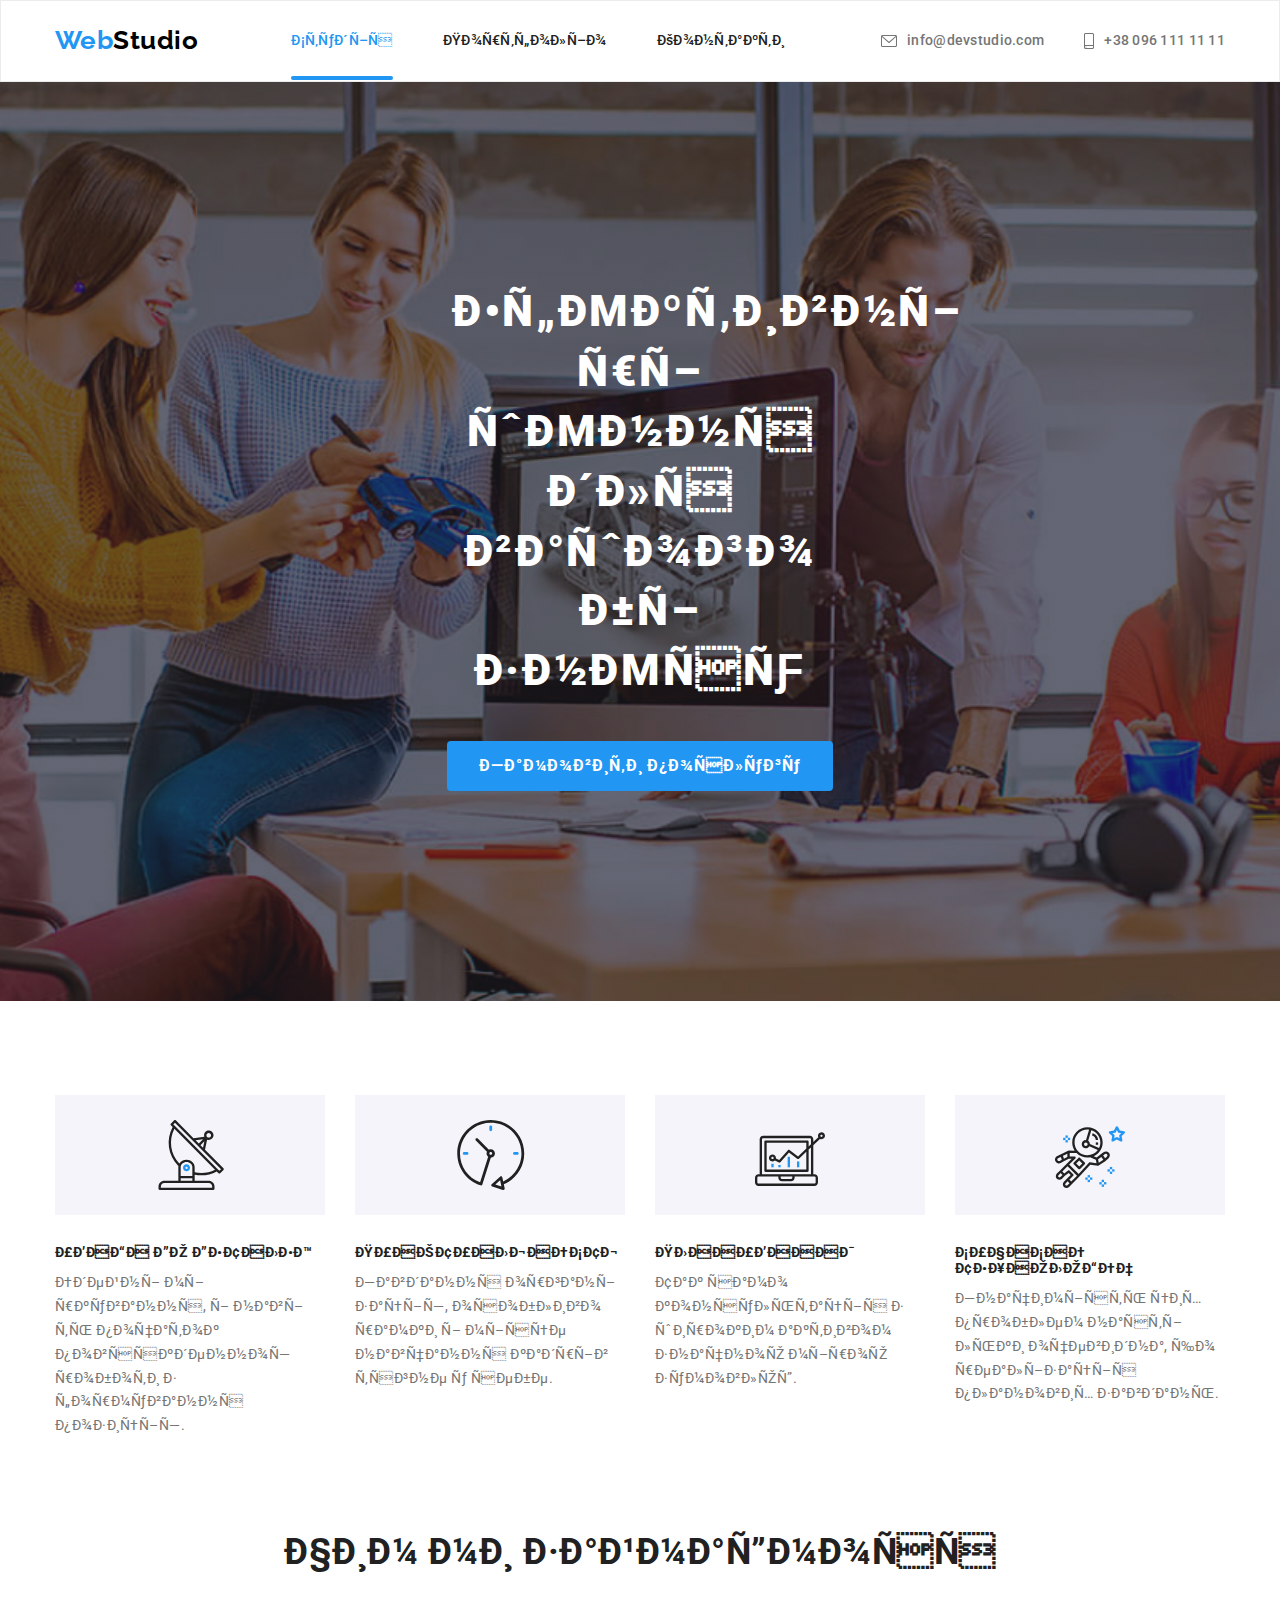
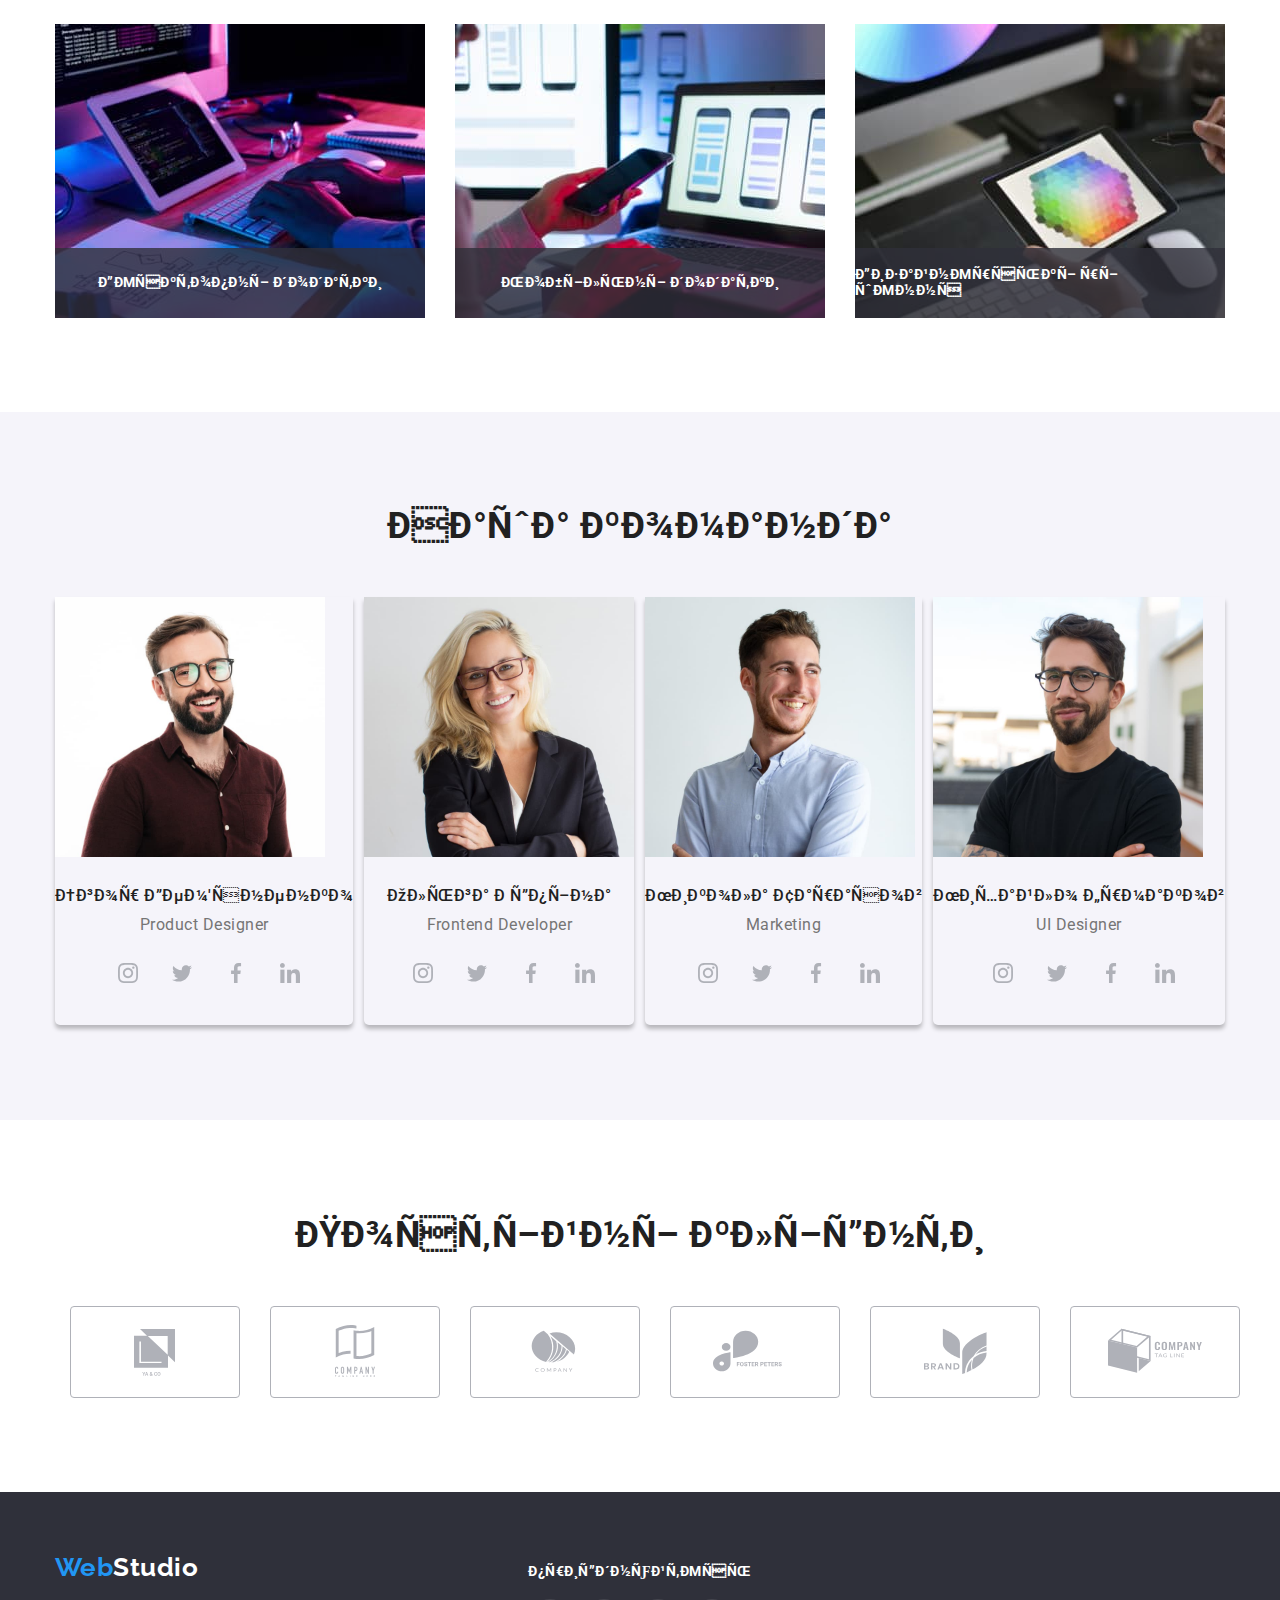
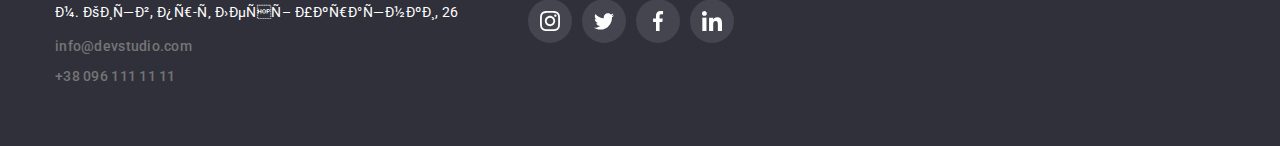
<file: index.html>
<!DOCTYPE html>
<html lang="uk">
  <head>
    <meta charset="UTF-8/>
    <meta name="viewport" content="width=device-width, initial-scale=1.0" />
    <title>Студия</title>
    <link rel="preconnect" href="https://fonts.googleapis.com" />
    <link rel="preconnect" href="https://fonts.gstatic.com" crossorigin />
    <link
      href="https://fonts.googleapis.com/css2?family=Raleway:wght@700&family=Roboto:wght@400;500;700;900&display=swap"
      rel="stylesheet"
    />
    <link rel="stylesheet" href="./modernnormalize.css" />

    <link rel="stylesheet" href="./css/style.css" />
  </head>

  <body>
    <!-- HEADER============== -->

    <header>
      <div class="container">
        <div class="nav_flex">
          <nav class="nav_flex">
            <a class="logo list" href="./index.html"
              ><span class="halflogo">Web</span>Studio
            </a>
            <ul class="nav_flex nav_set">
              <li>
                <a class="navigation curentn" href="./index.html">Студія</a>
              </li>
              <li class="nav_set_item">
                <a class="navigation" href="./portfolio.html"> Портфоліо</a>
              </li>
              <li class="nav_set_item">
                <a class="navigation" href="#"> Контакти</a>
              </li>
            </ul>
          </nav>
          <ul class="nav_flex mailnnumb">
            <li class="mail_header">
              <a href="mailto:info@devstudio.com" class="contacts mail_name">
                <svg class="mail_svg" width="10" height="16">
                  <use
                    href="./images/svgsprite/InlineSprite.svg#mail_svg"
                  ></use>
                </svg>
                <div class="email_nav">info@devstudio.com</div>
              </a>
            </li>

            <li class="mailnnumb_item">
              <a class="contacts mail_name" href="tel:+380961111111"
                ><svg class="phone_svg">
                  <use
                    class="phone_svg_use"
                    href="./images/svgsprite/InlineSprite.svg#smartphone"
                  ></use>
                </svg>
                <div class="number_nav">+38 096 111 11 11</div></a
              >
            </li>
          </ul>
        </div>
      </div>
    </header>
    <!-- MAIN==============================================================================================================-->
    <main>
      <section class="hero">
        <h1 class="hero-title">Ефективні рішення для вашого бізнесу</h1>
        <div class="btn_flex">
          <button class="btn" type="button " data-modal-open>
            Замовити послугу
          </button>
          <div class="bg_overlay is-hidden" data-modal>
            <div class="overlay_fbtn">
              <button class="btn_overlay" data-modal-close>
                <svg class="icon_overlay">
                  <use href="./images/svgsprite/InlineSprite.svg#close"></use>
                </svg>
              </button>

              <form action="">
                <div class="form_data">
                  <p class="form_header">
                    Залиште свої дані, ми вам передзвонимо
                  </p>
                  <div class="input_flex">
                    <label class="form_name" for="name">Ім'я</label>
                    <input class="form_input" type="text" id="name" />
                  </div>
                  <div class="input_flex">
                    <label class="form_name" for="phone">Телефон</label>
                    <input class="form_input" type="tel" id="phone" />
                  </div>
                  <div class="input_flex">
                    <label class="form_name" for="mail">Пошта</label>
                    <input class="form_input" type="mail" id="mail" />
                  </div>
                  <div class="input_flex">
                    <label class="form_name" for="">Коментар</label>
                    <textarea class="text_area" name="" id=""></textarea>
                  </div>
                  <div class="form_checkbox">
                    <input
                      class="checkbox_input"
                      type="checkbox"
                      name=""
                      id=""
                    />

                    <label class="checkbox_text" for=""
                      >Погоджуюся з розсилкою та приймаю
                      <a class="checkbox_link" href="">Умови договору</a></label
                    >
                  </div>
                  <button type="submit" class="form_btn">Відправити</button>
                </div>
              </form>
            </div>
          </div>
        </div>
      </section>

      <!-- FEATURES!!!======================================================================================================-->
      <section>
        <h2 class="visually-hidden">Features</h2>
        <div class="container">
          <ul class="feature_block">
            <li class="feature_item">
              <div class="feature_bg_img">
                <svg class="feature_svg">
                  <use href="./images/svgsprite/InlineSprite.svg#src-8"></use>
                </svg>
              </div>
              <h3 class="features-title">УВАГА ДО ДЕТАЛЕЙ</h3>
              <p class="features-par">
                Ідейні міркування, і навіть початок повсякденної роботи з
                формування позиції.
              </p>
            </li>
            <li class="feature_item">
              <div class="feature_bg_img">
                <svg class="feature_svg">
                  <use href="./images/svgsprite/InlineSprite.svg#src-9"></use>
                </svg>
              </div>
              <h3 class="features-title">ПУНКТУАЛЬНІСТЬ</h3>
              <p class="features-par">
                Завдання організації, особливо рамки і місце навчання кадрів
                тягне у себе.
              </p>
            </li>
            <li class="feature_item">
              <div class="feature_bg_img">
                <svg class="feature_svg">
                  <use href="./images/svgsprite/InlineSprite.svg#src-10"></use>
                </svg>
              </div>
              <h3 class="features-title">ПЛАНУВАННЯ</h3>
              <p class="features-par">
                Так само консультація з широким активом значною мірою зумовлює.
              </p>
            </li>

            <li class="feature_item">
              <div class="feature_bg_img">
                <svg class="feature_svg">
                  <use href="./images/svgsprite/InlineSprite.svg#src-11"></use>
                </svg>
              </div>
              <h3 class="features-title">СУЧАСНІ ТЕХНОЛОГІЇ</h3>
              <p class="features-par">
                Значимість цих проблем настільки очевидна, що реалізація
                планових завдань.
              </p>
            </li>
          </ul>
        </div>
      </section>

      <!--field of activity ================================================================================================= -->
      <section>
        <h2 class="activity_title">Чим ми займаємося</h2>
        <div class="container">
          <ul class="activity_flex">
            <li class="activity_item">
              <div class="activity_layer">
                <p class="text_aktivity">Десктопні додатки</p>
              </div>
              <img
                class="aktivity_img"
                src="./images/activities/1.jpg"
                alt="typing in neon room"
                width="370"
                height="294"
              />
            </li>

            <li class="activity_item">
              <div class="activity_layer">
                <p class="text_aktivity">Мобільні додатки</p>
              </div>
              <img
                src="./images/activities/2.jpg"
                alt="look at the phone in neon room "
                width="370"
                height="294"
              />
            </li>

            <li class="activity_item">
              <div class="activity_layer">
                <p class="text_aktivity">Дизайнерські рішення</p>
              </div>
              <img
                src="./images/activities/3.jpg"
                alt="looking in pallete of colors "
                width="370"
                height="294"
              />
            </li>
          </ul>
        </div>
      </section>

      <!-- our  team============================================================================================================= -->
      <section class="sec_our_team">
        <h2 class="team-title">Наша команда</h2>
        <div class="container">
          <ul class="team_flex">
            <li class="team_item">
              <img
                src="./images/team/1.jpg"
                alt="men smiling"
                width="270"
                height="260"
              />
              <h3 class="team-members">Ігор Дем'яненко</h3>
              <p class="team_job" lang="en">Product Designer</p>
              <ul class="social_media">
                <li class="">
                  <a class="sm_link" href="https://www.instagram.com/goondmb/">
                    <svg class="sm_svg">
                      <use
                        href="./images/svgsprite/InlineSprite.svg#src-13"
                      ></use>
                    </svg>
                  </a>
                </li>
                <li>
                  <a class="sm_link" href="https://twitter.com/?lang=ru">
                    <svg class="sm_svg">
                      <use
                        href="./images/svgsprite/InlineSprite.svg#src-14"
                      ></use>
                    </svg>
                  </a>
                </li>
                <li>
                  <a class="sm_link" href="https://facebook.com">
                    <svg class="sm_svg">
                      <use
                        href="./images/svgsprite/InlineSprite.svg#src-15"
                      ></use>
                    </svg>
                  </a>
                </li>
                <li>
                  <a class="sm_link" href="https://www.linkedin.com">
                    <svg class="sm_svg">
                      <use
                        href="./images/svgsprite/InlineSprite.svg#src-16"
                      ></use>
                    </svg>
                  </a>
                </li>
              </ul>
            </li>

            <li class="team_item">
              <img
                src="./images/team/2.jpg"
                alt="successful woman smiling"
                width="270"
                height="260"
              />
              <h3 class="team-members">Ольга Рєпіна</h3>
              <p class="team_job" lang="en">Frontend Developer</p>
              <ul class="social_media">
                <li class="">
                  <a class="sm_link" href="https://www.instagram.com/goondmb/">
                    <svg class="sm_svg">
                      <use
                        href="./images/svgsprite/InlineSprite.svg#src-13"
                      ></use>
                    </svg>
                  </a>
                </li>
                <li>
                  <a class="sm_link" href="https://twitter.com/?lang=ru">
                    <svg class="sm_svg">
                      <use
                        href="./images/svgsprite/InlineSprite.svg#src-14"
                      ></use>
                    </svg>
                  </a>
                </li>
                <li>
                  <a class="sm_link" href="https://facebook.com">
                    <svg class="sm_svg">
                      <use
                        href="./images/svgsprite/InlineSprite.svg#src-15"
                      ></use>
                    </svg>
                  </a>
                </li>
                <li>
                  <a class="sm_link" href="https://www.linkedin.com">
                    <svg class="sm_svg">
                      <use
                        href="./images/svgsprite/InlineSprite.svg#src-16"
                      ></use>
                    </svg>
                  </a>
                </li>
              </ul>
            </li>
            <li class="team_item">
              <img
                src="./images/team/3.jpg"
                alt="programmer smiling"
                width="270"
                height="260"
              />
              <h3 class="team-members">Микола Тарасов</h3>
              <p class="team_job" lang="en">Marketing</p>
              <ul class="social_media">
                <li class="">
                  <a class="sm_link" href="https://www.instagram.com/goondmb/">
                    <svg class="sm_svg">
                      <use
                        href="./images/svgsprite/InlineSprite.svg#src-13"
                      ></use>
                    </svg>
                  </a>
                </li>
                <li>
                  <a class="sm_link" href="https://twitter.com/?lang=ru">
                    <svg class="sm_svg">
                      <use
                        href="./images/svgsprite/InlineSprite.svg#src-14"
                      ></use>
                    </svg>
                  </a>
                </li>
                <li>
                  <a class="sm_link" href="https://facebook.com">
                    <svg class="sm_svg">
                      <use
                        href="./images/svgsprite/InlineSprite.svg#src-15"
                      ></use>
                    </svg>
                  </a>
                </li>
                <li>
                  <a class="sm_link" href="https://www.linkedin.com">
                    <svg class="sm_svg">
                      <use
                        href="./images/svgsprite/InlineSprite.svg#src-16"
                      ></use>
                    </svg>
                  </a>
                </li>
              </ul>
            </li>
            <li class="team_item">
              <img
                src="./images/team/4.jpg"
                alt="men in glasses look downlook down "
                width="270"
                height="260"
              />
              <h3 class="team-members">Михайло Єрмаков</h3>
              <p class="team_job" lang="en">UI Designer</p>
              <ul class="social_media">
                <li class="">
                  <a class="sm_link" href="https://www.instagram.com/goondmb/">
                    <svg class="sm_svg">
                      <use
                        href="./images/svgsprite/InlineSprite.svg#src-13"
                      ></use>
                    </svg>
                  </a>
                </li>
                <li>
                  <a class="sm_link" href="https://twitter.com/?lang=ru">
                    <svg class="sm_svg">
                      <use
                        href="./images/svgsprite/InlineSprite.svg#src-14"
                      ></use>
                    </svg>
                  </a>
                </li>
                <li>
                  <a class="sm_link" href="https://facebook.com">
                    <svg class="sm_svg">
                      <use
                        href="./images/svgsprite/InlineSprite.svg#src-15"
                      ></use>
                    </svg>
                  </a>
                </li>
                <li>
                  <a class="sm_link" href="https://www.linkedin.com">
                    <svg class="sm_svg">
                      <use
                        href="./images/svgsprite/InlineSprite.svg#src-16"
                      ></use>
                    </svg>
                  </a>
                </li>
              </ul>
            </li>
          </ul>
        </div>
      </section>

      <!-- OUR clients============================================================================================================= -->

      <section class="sec_clients">
        <h2 class="clients_h">Постійні клієнти</h2>
        <ul class="clients_flex">
          <li class="clients_item">
            <a href="" class="client_link">
              <svg class="client_svg">
                <use
                  class="client_svg_use"
                  href="./images/svgsprite/InlineSprite.svg#src-1"
                ></use>
              </svg>
            </a>
          </li>
          <li class="clients_item">
            <a href="" class="client_link">
              <svg class="client_svg">
                <use href="./images/svgsprite/InlineSprite.svg#src-2"></use>
              </svg>
            </a>
          </li>
          <li class="clients_item">
            <a href="" class="client_link">
              <svg class="client_svg">
                <use href="./images/svgsprite/InlineSprite.svg#src-3"></use>
              </svg>
            </a>
          </li>
          <li class="clients_item">
            <a href="" class="client_link">
              <svg class="client_svg">
                <use href="./images/svgsprite/InlineSprite.svg#src-4"></use>
              </svg>
            </a>
          </li>
          <li class="clients_item">
            <a href="" class="client_link">
              <svg class="client_svg">
                <use href="./images/svgsprite/InlineSprite.svg#src-5"></use>
              </svg>
            </a>
          </li>
          <li class="clients_item">
            <a href="" class="client_link">
              <svg class="client_svg">
                <use href="./images/svgsprite/InlineSprite.svg#src-6"></use>
              </svg>
            </a>
          </li>
        </ul>
      </section>
    </main>
    <!-- footer========================================================================================================================== -->
    <footer>
      <div class="container">
        <div class="footer_flex">
          <div>
            <a class="logo_f" href="./index.html"
              ><span class="halflogo_f">Web</span>Studio
            </a>
            <ul class="">
              <li class="f-address f_item">м. Київ, пр-т Лесі Українки, 26</li>
              <li class="f_item">
                <a class="contacts" href="mailto:info@example.com"
                  >info@devstudio.com</a
                >
              </li>
              <li class="f_item">
                <a class="contacts" href="tel:+380991111111"
                  >+38 096 111 11 11</a
                >
              </li>
            </ul>
          </div>

          <div class="f_links_block">
            <p class="f_par">приєднуйтесь</p>
            <ul class="f_flex_links">
              <li>
                <a href="" class="f_links">
                  <svg class="f_svg">
                    <use
                      href="./images/svgsprite/InlineSprite.svg#src-13"
                    ></use></svg
                ></a>
              </li>
              <li>
                <a href="" class="f_links">
                  <svg class="f_svg">
                    <use
                      href="./images/svgsprite/InlineSprite.svg#src-14"
                    ></use></svg
                ></a>
              </li>
              <li>
                <a href="" class="f_links">
                  <svg class="f_svg">
                    <use
                      href="./images/svgsprite/InlineSprite.svg#src-15"
                    ></use></svg
                ></a>
              </li>
              <li>
                <a href="" class="f_links">
                  <svg class="f_svg">
                    <use
                      href="./images/svgsprite/InlineSprite.svg#src-16"
                    ></use></svg
                ></a>
              </li>
            </ul>
          </div>
        </div>
      </div>
    </footer>
    <script src="./js/modal.js"></script>
  </body>
</html>
</file>
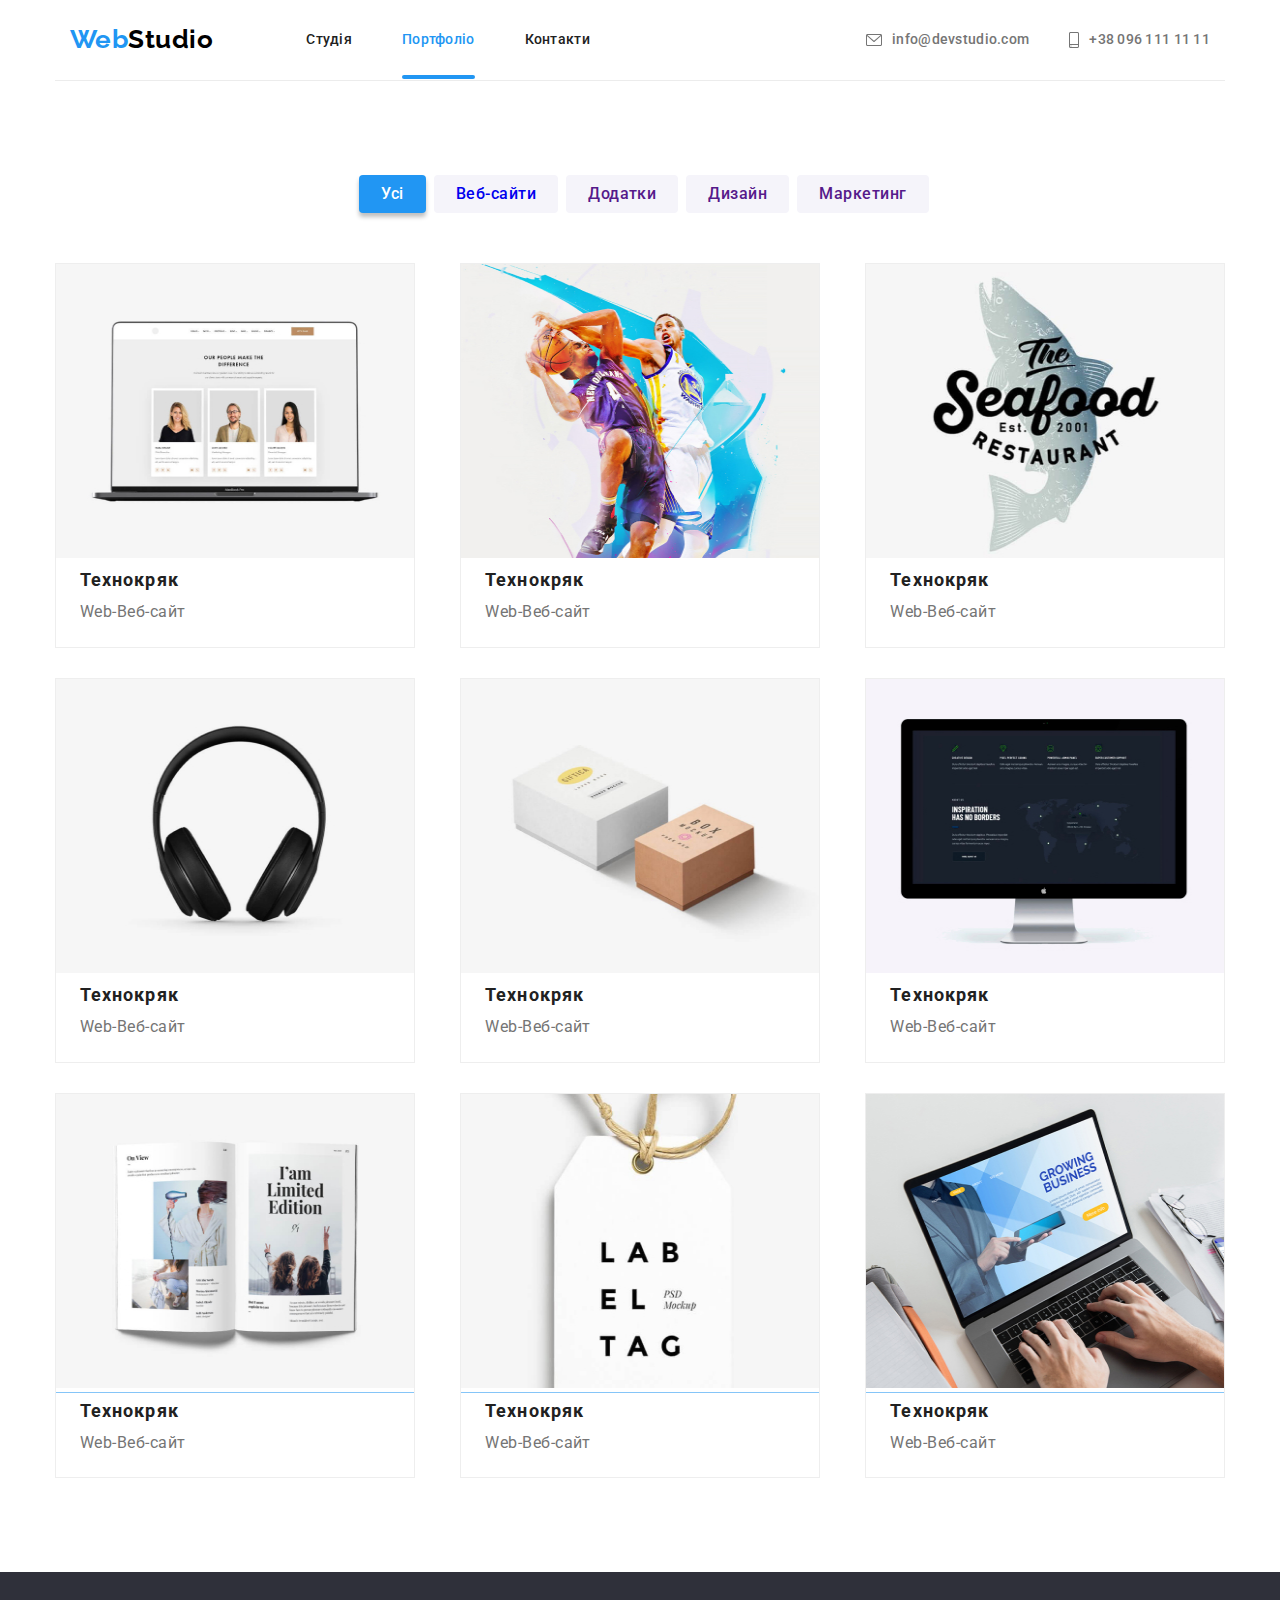
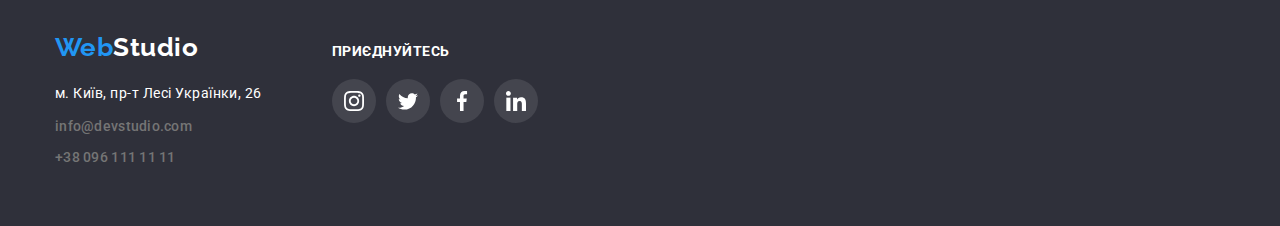
<file: portfolio.html>
<!DOCTYPE html>
<html lang="en">
  <head>
    <meta charset="UTF-8" />
    <meta http-equiv="X-UA-Compatible" content="IE=edge" />
    <meta name="viewport" content="width=device-width, initial-scale=1.0" />
    <title>Портфолио</title>
    <link rel="preconnect" href="https://fonts.googleapis.com" />
    <link rel="preconnect" href="https://fonts.gstatic.com" crossorigin />
    <link
      href="https://fonts.googleapis.com/css2?family=Raleway:wght@700&family=Roboto:wght@400;500;700;900&display=swap"
      rel="stylesheet"
    />

    <link rel="stylesheet" href="./modernnormalize.css" />
    <link rel="stylesheet" href="./css/style.css" />
    <link rel="stylesheet" href="./css/portpholio.css" />
  </head>

  <body>
    <!-- Header============== -->
    <div class="container">
      <header>
        <div class="container">
          <div class="nav_flex">
            <nav class="nav_flex">
              <a class="logo list" href="./index.html"
                ><span class="halflogo">Web</span>Studio
              </a>
              <ul class="nav_flex nav_set">
                <li>
                  <a class="navigation" href="./index.html">Студія</a>
                </li>
                <li class="nav_set_item">
                  <a class="navigation curentn" href="./portfolio.html">
                    Портфоліо</a
                  >
                </li>
                <li class="nav_set_item">
                  <a class="navigation" href="#"> Контакти</a>
                </li>
              </ul>
            </nav>
            <ul class="nav_flex mailnnumb">
              <li class="mail_header">
                <a href="mailto:info@devstudio.com" class="contacts mail_name">
                  <svg class="mail_svg" width="10" height="16">
                    <use
                      href="./images/svgsprite/InlineSprite.svg#mail_svg"
                    ></use>
                  </svg>
                  <div class="email_nav">info@devstudio.com</div>
                </a>
              </li>

              <li class="mailnnumb_item">
                <a class="contacts mail_name" href="tel:+380961111111"
                  ><svg class="phone_svg">
                    <use
                      class="phone_svg_use"
                      href="./images/svgsprite/InlineSprite.svg#smartphone"
                    ></use>
                  </svg>
                  <div class="number_nav">+38 096 111 11 11</div></a
                >
              </li>
            </ul>
          </div>
        </div>
      </header>
      <main>
        <!-- NAV=======================-----------------------=======================----------------=================== -->
        <section>
          <h1 class="visually-hidden">нашi проекти</h1>
          <ul class="list projects_but">
            <li class="project_items">
              <a href="" class="curent port_btn">Усi</a>
            </li>
            <li class="project_items">
              <a href="#" class="port_btn">Веб-сайти</a>
            </li>
            <li class="project_items">
              <a href="" class="port_btn">Додатки</a>
            </li>
            <li class="project_items">
              <a href="" class="port_btn">Дизайн</a>
            </li>
            <li class="project_items">
              <a href="" class="port_btn">Маркетинг</a>
            </li>
          </ul>
          <!-- PROJECTS======================================================================================================== -->

          <ul class="port_main list">
            <li class="product_item">
              <a class="list" href="">
                <div class="product_label">
                  <img
                    class="product_img"
                    src="./images/portpholio/1.jpg"
                    alt="notepad"
                    width="370"
                    height="294"
                  />
                  <div class="label_overlay">
                    <p>
                      Ресурс пропонує комплексні пропозиції з різним рівнем
                      функціоналу та сервісів. Все це дозволить відвідувачу
                      отримати вичерпні відомості про компанію чи приватну
                      особу.
                    </p>
                  </div>
                </div>

                <h2 class="product_title">Технокряк</h2>
                <p class="product_description">Web-Веб-сайт</p>
              </a>
            </li>
            <li class="product_item">
              <a class="list" href="">
                <div class="product_label">
                  <img
                    class="product_img"
                    src="./images/portpholio/2.jpg"
                    alt="notepad"
                    width="370"
                    height="294"
                  />
                  <div class="label_overlay">
                    <p>
                      Ресурс пропонує комплексні пропозиції з різним рівнем
                      функціоналу та сервісів. Все це дозволить відвідувачу
                      отримати вичерпні відомості про компанію чи приватну
                      особу.
                    </p>
                  </div>
                </div>

                <h2 class="product_title">Технокряк</h2>
                <p class="product_description">Web-Веб-сайт</p>
              </a>
            </li>
            <li class="product_item">
              <a class="list" href="">
                <div class="product_label">
                  <img
                    class="product_img"
                    src="./images/portpholio/3.jpg"
                    alt="notepad"
                    width="370"
                    height="294"
                  />
                  <div class="label_overlay">
                    <p>
                      Ресурс пропонує комплексні пропозиції з різним рівнем
                      функціоналу та сервісів. Все це дозволить відвідувачу
                      отримати вичерпні відомості про компанію чи приватну
                      особу.
                    </p>
                  </div>
                </div>

                <h2 class="product_title">Технокряк</h2>
                <p class="product_description">Web-Веб-сайт</p>
              </a>
            </li>
            <li class="product_item">
              <a class="list" href="">
                <div class="product_label">
                  <img
                    class="product_img"
                    src="./images/portpholio/4.jpg"
                    alt="notepad"
                    width="370"
                    height="294"
                  />
                  <div class="label_overlay">
                    <p>
                      Ресурс пропонує комплексні пропозиції з різним рівнем
                      функціоналу та сервісів. Все це дозволить відвідувачу
                      отримати вичерпні відомості про компанію чи приватну
                      особу.
                    </p>
                  </div>
                </div>

                <h2 class="product_title">Технокряк</h2>
                <p class="product_description">Web-Веб-сайт</p>
              </a>
            </li>
            <li class="product_item">
              <a class="list" href="">
                <div class="product_label">
                  <img
                    class="product_img"
                    src="./images/portpholio/5.jpg"
                    alt="notepad"
                    width="370"
                    height="294"
                  />
                  <div class="label_overlay">
                    <p>
                      Ресурс пропонує комплексні пропозиції з різним рівнем
                      функціоналу та сервісів. Все це дозволить відвідувачу
                      отримати вичерпні відомості про компанію чи приватну
                      особу.
                    </p>
                  </div>
                </div>

                <h2 class="product_title">Технокряк</h2>
                <p class="product_description">Web-Веб-сайт</p>
              </a>
            </li>
            <li class="product_item">
              <a class="list" href="">
                <div class="product_label">
                  <img
                    class="product_img"
                    src="./images/portpholio/6.jpg"
                    alt="notepad"
                    width="370"
                    height="294"
                  />
                  <div class="label_overlay">
                    <p>
                      Ресурс пропонує комплексні пропозиції з різним рівнем
                      функціоналу та сервісів. Все це дозволить відвідувачу
                      отримати вичерпні відомості про компанію чи приватну
                      особу.
                    </p>
                  </div>
                </div>

                <h2 class="product_title">Технокряк</h2>
                <p class="product_description">Web-Веб-сайт</p>
              </a>
            </li>
            <li class="product_item">
              <a class="list" href="">
                <div class="product_label">
                  <img
                    class="product_img"
                    src="./images/portpholio/7.jpg"
                    alt="notepad"
                    width="370"
                    height="294"
                  />
                  <div class="label_overlay">
                    <p>
                      Ресурс пропонує комплексні пропозиції з різним рівнем
                      функціоналу та сервісів. Все це дозволить відвідувачу
                      отримати вичерпні відомості про компанію чи приватну
                      особу.
                    </p>
                  </div>
                </div>

                <h2 class="product_title">Технокряк</h2>
                <p class="product_description">Web-Веб-сайт</p>
              </a>
            </li>
            <li class="product_item">
              <a class="list" href="">
                <div class="product_label">
                  <img
                    class="product_img"
                    src="./images/portpholio/8.jpg"
                    alt="notepad"
                    width="370"
                    height="294"
                  />
                  <div class="label_overlay">
                    <p>
                      Ресурс пропонує комплексні пропозиції з різним рівнем
                      функціоналу та сервісів. Все це дозволить відвідувачу
                      отримати вичерпні відомості про компанію чи приватну
                      особу.
                    </p>
                  </div>
                </div>

                <h2 class="product_title">Технокряк</h2>
                <p class="product_description">Web-Веб-сайт</p>
              </a>
            </li>
            <li class="product_item">
              <a class="list" href="">
                <div class="product_label">
                  <img
                    class="product_img"
                    src="./images/portpholio/9.jpg"
                    alt="notepad"
                    width="370"
                    height="294"
                  />
                  <div class="label_overlay">
                    <p>
                      Ресурс пропонує комплексні пропозиції з різним рівнем
                      функціоналу та сервісів. Все це дозволить відвідувачу
                      отримати вичерпні відомості про компанію чи приватну
                      особу.
                    </p>
                  </div>
                </div>

                <h2 class="product_title">Технокряк</h2>
                <p class="product_description">Web-Веб-сайт</p>
              </a>
            </li>
          </ul>
        </section>
      </main>
    </div>

    <!-- footer ======================================================================================================  -->
    <footer>
      <div class="container">
        <div class="footer_flex">
          <div>
            <a class="logo_f" href="./index.html"
              ><span class="halflogo_f">Web</span>Studio
            </a>
            <ul class="">
              <li class="f-address f_item">м. Київ, пр-т Лесі Українки, 26</li>
              <li class="f_item">
                <a class="contacts" href="mailto:info@example.com"
                  >info@devstudio.com</a
                >
              </li>
              <li class="f_item">
                <a class="contacts" href="tel:+380991111111"
                  >+38 096 111 11 11</a
                >
              </li>
            </ul>
          </div>

          <div class="f_links_block">
            <p class="f_par">приєднуйтесь</p>
            <ul class="f_flex_links">
              <li>
                <a href="" class="f_links">
                  <svg class="f_svg">
                    <use
                      href="./images/svgsprite/InlineSprite.svg#src-13"
                    ></use></svg
                ></a>
              </li>
              <li>
                <a href="" class="f_links">
                  <svg class="f_svg">
                    <use
                      href="./images/svgsprite/InlineSprite.svg#src-14"
                    ></use></svg
                ></a>
              </li>
              <li>
                <a href="" class="f_links">
                  <svg class="f_svg">
                    <use
                      href="./images/svgsprite/InlineSprite.svg#src-15"
                    ></use></svg
                ></a>
              </li>
              <li>
                <a href="" class="f_links">
                  <svg class="f_svg">
                    <use
                      href="./images/svgsprite/InlineSprite.svg#src-16"
                    ></use></svg
                ></a>
              </li>
            </ul>
          </div>
        </div>
      </div>
    </footer>
    <script src="./js/modal.js"></script>
  </body>
</html>
</file>
<file: css/style.css>
:root {
  --background-color: #ffffff;
  --basic-color: #212121;
  --secondary-color: #2196f3;
  --paragraph-color: #757575;
  --just-white: #ffffff;
  --links: rgba(255, 255, 255, 0.1);
}

*,
*::before,
*::after {
  box-sizing: border-box;
}

h1,
h2,
h3,
h4,
h5,
h6,
p,
ul {
  margin: 0;
  padding: 0;
  border: 0;
  font-size: 100%;
  font: inherit;
  vertical-align: baseline;
}
ol,
ul {
  list-style: none;
}
a {
  text-decoration: none;
}

svg path {
  stroke: inherit;
  stroke-width: inherit;
  fill: inherit;
}
body {
  font-family: "Roboto", sans-serif;
  background-color: var(--background-color);
  color: var(--basic-color);
  letter-spacing: 0.03em;
}

header {
  padding: 24px 0 25px 0;
  border: 1px solid #ececec;
}
.visually-hidden {
  position: absolute;
  width: 1px;
  height: 1px;
  padding: 0;
  margin: -1px;
  overflow: hidden;
  clip: rect(0, 0, 0, 0);
  white-space: nowrap;
  border: 0;
}
.container {
  width: 100%;
  max-width: 1200px;
  padding: 0 15px;
  margin: auto;
}

.logo {
  font-family: "Raleway", sans-serif;
  font-weight: 700;
  font-size: 26px;
  line-height: 1.2;
  color: #000000;

  vertical-align: center;
}

.halflogo {
  color: var(--secondary-color);
}

.navigation {
  font-weight: 500;
  font-size: 14px;
  line-height: 1.14;
  letter-spacing: 0.02em;
  color: var(--basic-color);
  transition: color 250ms cubic-bezier(0.4, 0, 0.2, 1);
  position: relative;
}
.nav_flex {
  display: flex;
  align-items: center;
}

.nav_set {
  margin-left: 93px;
}
.nav_set_item {
  margin-left: 50px;
}

.navigation:hover,
.contacts:hover,
.navigation:focus,
.contacts:focus {
  color: var(--secondary-color);
}
.navigation::after {
  transition: opacity 250ms cubic-bezier(0.4, 0, 0.2, 1);
  content: "";
  bottom: -32px;
  position: absolute;
  width: 48px;
  height: 4px;
  border-radius: 2px;
  background-color: #2196f3;
  display: block;
  width: 100%;
  opacity: 0;
}

.navigation:hover::after,
.navigation:focus::after {
  content: "";
  bottom: -32px;
  position: absolute;
  width: 48px;
  height: 4px;
  border-radius: 2px;
  background-color: #2196f3;
  display: block;
  width: 100%;
  opacity: 1;
}

.curentn {
  color: var(--secondary-color);
}

.curentn::after {
  content: "";
  bottom: -32px;
  position: absolute;
  width: 48px;
  height: 4px;
  border-radius: 2px;
  background-color: #2196f3;
  display: block;
  width: 100%;
  opacity: 1;
}
.mailnnumb {
  margin-left: auto;
  margin-right: 0;
}
.mail_header {
  display: inline-block;
}
.mail_name {
  display: flex;
  align-items: center;
  justify-content: center;
}

.email_nav {
  display: inline-block;
}
.mail_name:focus .mail_svg {
  fill: #188ce8;
}

.mail_svg {
  fill: var(--paragraph-color);
  width: 16px;
  height: 12px;
  margin-right: 10px;
  transition: fill 250ms cubic-bezier(0.4, 0, 0.2, 1);
}
.mail_header:focus .mail_svg,
.mail_header:hover .mail_svg {
  fill: var(--secondary-color);
}

.mailnnumb_item {
  display: inline-block;
}
.mail_name {
  margin-left: 40px;
  display: flex;
  justify-content: center;
}
.phone_svg {
  fill: var(--paragraph-color);
  width: 10px;
  height: 16px;
}
.number_nav {
  margin-left: 10px;
}

.mail_name:focus .phone_svg {
  fill: var(--secondary-color);
}

.mailnnumb_item:hover .phone_svg,
.mailnnumb_item:focus .phone_svg {
  fill: var(--secondary-color);
  transition: fill 250ms cubic-bezier(0.4, 0, 0.2, 1);
}

.mailnnumb_item:hover .phone_item,
.mailnnumb_item:focus .phone_item {
  color: var(--secondary-color);
  transition: color 250ms cubic-bezier(0.4, 0, 0.2, 1);
}

.phone_item {
  margin-left: 10px;
}
.contacts {
  font-weight: 500;
  font-size: 14px;
  line-height: 1.14;
  letter-spacing: 0.02em;
  color: var(--paragraph-color);
  transition: color 250ms cubic-bezier(0.4, 0, 0.2, 1);
}

/* ++++++++++++++++++++++++=================+++++++++++++++++++++++++++forma */

.form_data {
  display: flex;
  flex-direction: column;
  justify-content: center;
  align-items: center;
}
.input_flex {
  display: flex;
  flex-direction: column;
}

.form_header {
  color: #212121;
  text-align: center;
  font-family: Roboto;
  font-size: 20px;

  font-weight: 700;

  letter-spacing: 0.6px;
  margin: 40px 0 12px 0;
}
.form_name {
  color: #757575;
  font-family: Roboto;
  font-size: 12px;
  font-style: normal;
  font-weight: 400;
  line-height: normal;
  letter-spacing: 0.12px;
  margin-bottom: 4px;
}

.form_input {
  width: 448px;
  height: 40px;
  border-radius: 4px;
  border: 1px solid rgba(33, 33, 33, 0.2);
  margin-bottom: 10px;
}
.text_area {
  width: 448px;
  height: 120px;
  border-radius: 4px;
  border: 1px solid rgba(33, 33, 33, 0.2);
  resize: none;
  margin-bottom: 20px;
}
.form_checkbox {
  display: flex;
  flex-direction: row;
  margin-bottom: 30px;
}
.checkbox_text {
  color: #757575;
  font-family: Roboto;
  font-size: 14px;
  font-style: normal;
  font-weight: 400;
  line-height: 24px; /* 171.429% */
  letter-spacing: 0.42px;
}
.checkbox_input {
  margin-right: 8.38px;
}
.checkbox_link {
  color: #2196f3;
  font-family: Roboto;
  font-size: 14px;
  font-style: normal;
  font-weight: 400;
  line-height: 24px;
  letter-spacing: 0.42px;
  text-decoration-line: underline;
}
.form_btn {
  width: 200px;
  height: 50px;
  flex-shrink: 0;
  border-radius: 4px;
  background: #2196f3;
  box-shadow: 0px 4px 4px 0px rgba(0, 0, 0, 0.15);
  color: #fff;
  text-align: center;
  font-family: Roboto;
  font-size: 16px;
  font-style: normal;
  font-weight: 700;
  line-height: 30px; /* 187.5% */
  letter-spacing: 0.96px;
}

/* Hero==========-=================================================================================================== */

.hero {
  background-image: linear-gradient(
      to right,
      rgba(47, 48, 58, 0.4),
      rgba(47, 48, 58, 0.4)
    ),
    url(../images/hero/hero.jpg);
  background-color: #2f303a;
  background-size: cover;
  background-position: center;
  background-repeat: no-repeat;
}

.hero-title {
  color: var(--just-white);
  font-weight: 900;
  font-size: 44px;
  line-height: 1.36;
  text-align: center;
  letter-spacing: 0.06em;
  text-transform: uppercase;
  padding: 200px 0px 40px;
  margin: 0 452px;
}

.btn {
  background-color: #2196f3;
  color: var(--just-white);
  font-weight: 700;
  font-size: 16px;
  line-height: 1.9;
  border: 0px;
  border-radius: 4px;
  letter-spacing: 0.06em;
  cursor: pointer;
  font-family: inherit;
  margin: 0 auto 210px;
  padding: 10px 32px;
  transition: background-color 250ms cubic-bezier(0.4, 0, 0.2, 1);
}
.btn_flex {
  display: flex;
}
.btn:hover {
  background-color: #188ce8;
}

.is-hidden {
  position: absolute;
  opacity: 0;
  pointer-events: none;
}
.bg_overlay {
  position: absolute;
  background-color: rgba(0, 0, 0, 0.671);
  right: 0;
  bottom: 0;
  top: 0;
  left: 0;
}
.overlay_fbtn {
  position: absolute;
  top: 50%;
  left: 50%;
  transform: translate(-50%, -50%);
  width: 528px;
  height: 581px;
  background-color: #fff;
}

.btn_overlay {
  padding: 0 0;
  border-color: transparent;
  background-color: transparent;
  display: flex;
  justify-content: center;
  align-items: center;
  top: 0px;
  right: 0px;
  position: absolute;
  width: 30px;
  height: 30px;
  cursor: pointer;
  margin: 8px;
}
.icon_overlay {
  width: 100%;
  height: 100%;
}
.icon_overlay:hover,
.icon_overlay:focus {
  fill: var(--secondary-color);
}
/* FEATURES================================================================================================================ */
.feature_bg_img {
  background-color: #f5f4fa;
  width: 270px;
  height: 120px;
  display: flex;
  justify-content: center;
  align-items: center;
}

.feature_svg {
  width: 70px;
  height: 70px;
}
.features-title {
  margin-top: 30px;
  font-weight: 700;
  font-size: 14px;
  line-height: 1.14;
  text-transform: uppercase;
  color: var(--basic-color);
}
.feature_block {
  display: flex;
  margin-top: 94px;
}
.feature_item {
  margin-right: 30px;
  width: 100%;
}

.feature_item:last-child {
  margin-right: 0;
}
.features-par {
  font-size: 14px;
  line-height: 1.7;
  color: var(--paragraph-color);
  margin-top: 10px;
}

/* --field of activity ========================================================================================================== */

.activity_title,
.team-title {
  font-weight: 700;
  font-size: 36px;
  line-height: 1.16;
  text-align: center;
  color: var(--basic-color);
  padding-top: 94px;
}
.activity_flex {
  display: flex;
  justify-content: space-between;
  margin-top: 50px;
}

.activity_item {
  position: relative;
  display: flex;
  justify-content: center;
  align-items: center;
}

.activity_layer > p {
  display: flex;
  justify-content: center;
  align-items: center;
  width: 370px;
  height: 70px;
  position: absolute;
  bottom: 0px;
  background: rgba(47, 48, 58, 0.8);
}
.text_aktivity {
  font-family: "Roboto";
  font-style: normal;
  font-weight: 700;
  font-size: 14px;
  line-height: 1.14;
  text-transform: uppercase;
  color: #ffffff;
}
/* < !-- our team=============================================================================================================--> */

.sec_our_team {
  background-color: #f5f4fa;
  height: 708px;
}

.team-title {
  margin-top: 94px;
}
.team_flex {
  justify-content: space-between;
  display: flex;
  margin-top: 50px;
}
.team_item {
  display: flex;
  flex-direction: column;
  box-shadow: 0px 4px 4px rgba(0, 0, 0, 0.25);
  border-radius: 0 0 5px 5px;
}

.team-members {
  font-weight: 500;
  font-size: 16px;
  line-height: 1.18;
  margin-top: 30px;

  color: var(--basic-color);
  text-align: center;
}

.team_job {
  font-weight: 400;
  font-size: 16px;
  line-height: 1.18;
  color: var(--paragraph-color);
  margin-top: 10px;
  text-align: center;
  padding-bottom: 16px;
}

.social_media {
  display: flex;
  justify-content: center;
  align-items: center;
}
.sm_link {
  width: 44px;
  height: 44px;
  border-radius: 100%;
  margin-left: 10px;
  display: flex;
  justify-content: center;
  align-items: center;
  margin-bottom: 30px;
  cursor: pointer;
  transition: background-color 250ms cubic-bezier(0.4, 0, 0.2, 1);
}
.sm_link:focus,
.sm_link:hover {
  background-color: var(--secondary-color);
}

.sm_svg {
  width: 20px;
  height: 20px;
  fill: #afb1b8;
}
.sm_link:focus .sm_svg,
.sm_link:hover .sm_svg {
  fill: var(--just-white);
  transition: fill 250ms cubic-bezier(0.4, 0, 0.2, 1);
}

/* OUR CLIENTS============================================================================================================================================== */

.clients_h {
  margin-top: 94px;
  text-transform: uppercase;
  font-family: "Roboto";
  font-style: normal;
  font-weight: 700;
  font-size: 36px;
  line-height: 42px;
  text-align: center;
  letter-spacing: 1.16;
  margin-bottom: 50px;
}
.clients_flex {
  display: flex;
  justify-content: center;
  align-items: center;
}

.clients_item {
  display: inline-block;
  margin-left: 30px;
}

.client_link {
  border: 1px solid #afb1b8;
  border-radius: 4px;
  width: 170px;
  height: 92px;
  display: flex;
  justify-content: center;
  align-items: center;
}
.clients_item:hover {
  border: 1px solid var(--secondary-color);
}

.client_svg {
  width: 106px;
  height: 60px;
  fill: #afb1b8;
  transition: fill 250ms cubic-bezier(0.4, 0, 0.2, 1);
}

.clients_item:hover .client_svg {
  fill: var(--secondary-color);
}
.client_link:focus .client_svg {
  fill: var(--secondary-color);
  border-color: red;
}

/* FOOTER============================================================================================================================================== */

footer {
  background-color: #2f303a;
  margin-top: 94px;
  padding-top: 60px;
  padding-bottom: 60px;
  position: absolute;
  width: 100%;
}

.logo_f {
  color: var(--just-white);
  font-family: "Raleway", sans-serif;
  font-weight: 700;
  font-size: 26px;
  line-height: 1.2;
}

.halflogo_f {
  color: var(--secondary-color);
}

.f-address {
  font-size: 14px;
  line-height: 1.71;
  color: var(--just-white);
  margin-top: 18px;
}
.f_item {
  margin-bottom: 12px;
}
.f_item:last-child {
  margin-bottom: 0px;
}

.footer_flex {
  display: flex;
  align-items: baseline;
}

.f_links_block {
  margin-left: 70px;
  cursor: pointer;
}
.f_par {
  font-family: "Roboto";
  color: var(--just-white);
  font-weight: 700;
  font-size: 14px;
  letter-spacing: 1.14;
  text-transform: uppercase;
  margin-bottom: 20px;
}
.f_flex_links {
  display: flex;
  margin-top: 20px;
}
.f_links {
  display: block;
  width: 44px;
  height: 44px;
  border-radius: 100%;
  background-color: var(--links);
  position: relative;

  margin-right: 10px;
}
.f_svg {
  position: absolute;
  left: 50%;
  top: 50%;
  transform: translate(-50%, -50%);
  width: 20px;
  height: 20px;
  fill: var(--just-white);
}
.f_links:focus,
.f_links:hover {
  background-color: var(--secondary-color);
  transition: background-color 250ms cubic-bezier(0.4, 0, 0.2, 1);
}
</file>
<file: css/portpholio.css>
*,
*::before,
*::after {
  box-sizing: border-box;
}

h1,
h2,
h3,
h4,
h5,
h6,
p,
ul {
  margin: 0;
  padding: 0;
  border: 0;
  font-size: 100%;
  font: inherit;
  vertical-align: baseline;
}
ol,
ul {
  list-style: none;
}
a {
  text-decoration: none;
}

.visually-hidden {
  position: absolute;
  width: 1px;
  height: 1px;
  padding: 0;
  margin: -1px;
  overflow: hidden;
  clip: rect(0, 0, 0, 0);
  white-space: nowrap;
  border: 0;
}

header {
  border: 0px;
  border-bottom: 1px solid #ececec;
}
body {
  font-family: "Roboto", sans-serif;
  background-color: var(--background-color);
  color: var(--basic-color);
  letter-spacing: 0.03em;
}

.projects_but {
  margin-top: 94px;
  display: flex;
  justify-content: center;
}
.project_items {
  display: inline-block;
}

.port_btn {
  margin-left: 8px;
  display: inline-block;
  font-weight: 500;
  background-color: rgba(245, 244, 250, 1);
  font-size: 500px;
  font-size: 16px;
  line-height: 1.6;
  outline: none;
  border: 0;
  border-radius: 4px;
  padding: 6px 22px;
  transition: background-color 250ms cubic-bezier(0.4, 0, 0.2, 1);
}
.curent {
  background-color: var(--secondary-color);
  color: var(--just-white);
  box-shadow: 0px 4px 4px rgba(0, 0, 0, 0.25);
}
.port_btn:focus,
.port_btn:hover {
  background-color: var(--secondary-color);
  color: var(--just-white);
  box-shadow: 0px 4px 4px rgba(0, 0, 0, 0.25);
  cursor: pointer;
}

/* PRODUCTS ---------============----------------===============-------------------===============--------------=============---- */

.port_main {
  display: flex;
  flex-wrap: wrap;
  margin-top: 50px;
  width: 100%;
  justify-content: space-between;
}

.product_item {
  width: calc(33.3% - 30px);
  margin-right: 30px;
  margin-top: 30px;
  border: 1px solid #eeeeee;
  box-sizing: border-box;
  transition: box-shadow 250ms cubic-bezier(0.4, 0, 0.2, 1);
}
.product_item:focus,
.product_item:hover {
  border: 1px solid #eeeeee;
  box-shadow: 0px 1px 1px rgba(0, 0, 0, 0.12), 0px 4px 4px rgba(0, 0, 0, 0.06),
    1px 4px 6px rgba(0, 0, 0, 0.16);
}

.product_label {
  position: relative;
  overflow: hidden;
}

.label_overlay {
  position: absolute;
  top: 0;
  left: 0;
  display: flex;
  justify-content: center;
  align-items: center;
  color: #fff;
  font-size: 18px;
  font-family: Roboto;
  line-height: 28px;
  letter-spacing: 1.55;
  padding: 0px 24px 0px 24px;
  transition: transform 250ms cubic-bezier(0.4, 0, 0.2, 1);
  height: 100%;
  background-color: rgba(33, 150, 243, 0.9);
  transform: translateY(100%);
}
.product_item:hover .label_overlay,
.product_item:focus .label_overlay {
  transform: translateY(0);
}

.product_img {
  width: 100%;
}

.product_item:nth-child(3n) {
  margin-right: 0;
}
.product_item:nth-child(-n + 3) {
  margin-top: 0px;
}

.product_title {
  color: var(--basic-color);
  font-weight: 700;
  font-size: 18px;
  line-height: 2;
  letter-spacing: 0.06em;
}
.product_item .product_description {
  color: var(--paragraph-color);
  font-size: 16px;
  line-height: 1.8;
}
.product_description {
  padding-bottom: 20px;
}
.product_title,
.product_description {
  padding-left: 24px;
}
</file>
<file: modernnormalize.css>
/*! modern-normalize v1.1.0 | MIT License | https://github.com/sindresorhus/modern-normalize */

/*
Document
========
*/

/**
Use a better box model (opinionated).
*/

*,
::before,
::after {
	box-sizing: border-box;
}

/**
Use a more readable tab size (opinionated).
*/

html {
	-moz-tab-size: 4;
	tab-size: 4;
}

/**
1. Correct the line height in all browsers.
2. Prevent adjustments of font size after orientation changes in iOS.
*/

html {
	line-height: 1.15; /* 1 */
	-webkit-text-size-adjust: 100%; /* 2 */
}

/*
Sections
========
*/

/**
Remove the margin in all browsers.
*/

body {
	margin: 0;
}

/**
Improve consistency of default fonts in all browsers. (https://github.com/sindresorhus/modern-normalize/issues/3)
*/

body {
	font-family:
		system-ui,
		-apple-system, /* Firefox supports this but not yet `system-ui` */
		'Segoe UI',
		Roboto,
		Helvetica,
		Arial,
		sans-serif,
		'Apple Color Emoji',
		'Segoe UI Emoji';
}

/*
Grouping content
================
*/

/**
1. Add the correct height in Firefox.
2. Correct the inheritance of border color in Firefox. (https://bugzilla.mozilla.org/show_bug.cgi?id=190655)
*/

hr {
	height: 0; /* 1 */
	color: inherit; /* 2 */
}

/*
Text-level semantics
====================
*/

/**
Add the correct text decoration in Chrome, Edge, and Safari.
*/

abbr[title] {
	text-decoration: underline dotted;
}

/**
Add the correct font weight in Edge and Safari.
*/

b,
strong {
	font-weight: bolder;
}

/**
1. Improve consistency of default fonts in all browsers. (https://github.com/sindresorhus/modern-normalize/issues/3)
2. Correct the odd 'em' font sizing in all browsers.
*/

code,
kbd,
samp,
pre {
	font-family:
		ui-monospace,
		SFMono-Regular,
		Consolas,
		'Liberation Mono',
		Menlo,
		monospace; /* 1 */
	font-size: 1em; /* 2 */
}

/**
Add the correct font size in all browsers.
*/

small {
	font-size: 80%;
}

/**
Prevent 'sub' and 'sup' elements from affecting the line height in all browsers.
*/

sub,
sup {
	font-size: 75%;
	line-height: 0;
	position: relative;
	vertical-align: baseline;
}

sub {
	bottom: -0.25em;
}

sup {
	top: -0.5em;
}

/*
Tabular data
============
*/

/**
1. Remove text indentation from table contents in Chrome and Safari. (https://bugs.chromium.org/p/chromium/issues/detail?id=999088, https://bugs.webkit.org/show_bug.cgi?id=201297)
2. Correct table border color inheritance in all Chrome and Safari. (https://bugs.chromium.org/p/chromium/issues/detail?id=935729, https://bugs.webkit.org/show_bug.cgi?id=195016)
*/

table {
	text-indent: 0; /* 1 */
	border-color: inherit; /* 2 */
}

/*
Forms
=====
*/

/**
1. Change the font styles in all browsers.
2. Remove the margin in Firefox and Safari.
*/

button,
input,
optgroup,
select,
textarea {
	font-family: inherit; /* 1 */
	font-size: 100%; /* 1 */
	line-height: 1.15; /* 1 */
	margin: 0; /* 2 */
}

/**
Remove the inheritance of text transform in Edge and Firefox.
1. Remove the inheritance of text transform in Firefox.
*/

button,
select { /* 1 */
	text-transform: none;
}

/**
Correct the inability to style clickable types in iOS and Safari.
*/

button,
[type='button'],
[type='reset'],
[type='submit'] {
	-webkit-appearance: button;
}

/**
Remove the inner border and padding in Firefox.
*/

::-moz-focus-inner {
	border-style: none;
	padding: 0;
}

/**
Restore the focus styles unset by the previous rule.
*/

:-moz-focusring {
	outline: 1px dotted ButtonText;
}

/**
Remove the additional ':invalid' styles in Firefox.
See: https://github.com/mozilla/gecko-dev/blob/2f9eacd9d3d995c937b4251a5557d95d494c9be1/layout/style/res/forms.css#L728-L737
*/

:-moz-ui-invalid {
	box-shadow: none;
}

/**
Remove the padding so developers are not caught out when they zero out 'fieldset' elements in all browsers.
*/

legend {
	padding: 0;
}

/**
Add the correct vertical alignment in Chrome and Firefox.
*/

progress {
	vertical-align: baseline;
}

/**
Correct the cursor style of increment and decrement buttons in Safari.
*/

::-webkit-inner-spin-button,
::-webkit-outer-spin-button {
	height: auto;
}

/**
1. Correct the odd appearance in Chrome and Safari.
2. Correct the outline style in Safari.
*/

[type='search'] {
	-webkit-appearance: textfield; /* 1 */
	outline-offset: -2px; /* 2 */
}

/**
Remove the inner padding in Chrome and Safari on macOS.
*/

::-webkit-search-decoration {
	-webkit-appearance: none;
}

/**
1. Correct the inability to style clickable types in iOS and Safari.
2. Change font properties to 'inherit' in Safari.
*/

::-webkit-file-upload-button {
	-webkit-appearance: button; /* 1 */
	font: inherit; /* 2 */
}

/*
Interactive
===========
*/

/*
Add the correct display in Chrome and Safari.
*/

summary {
	display: list-item;
}
</file>
